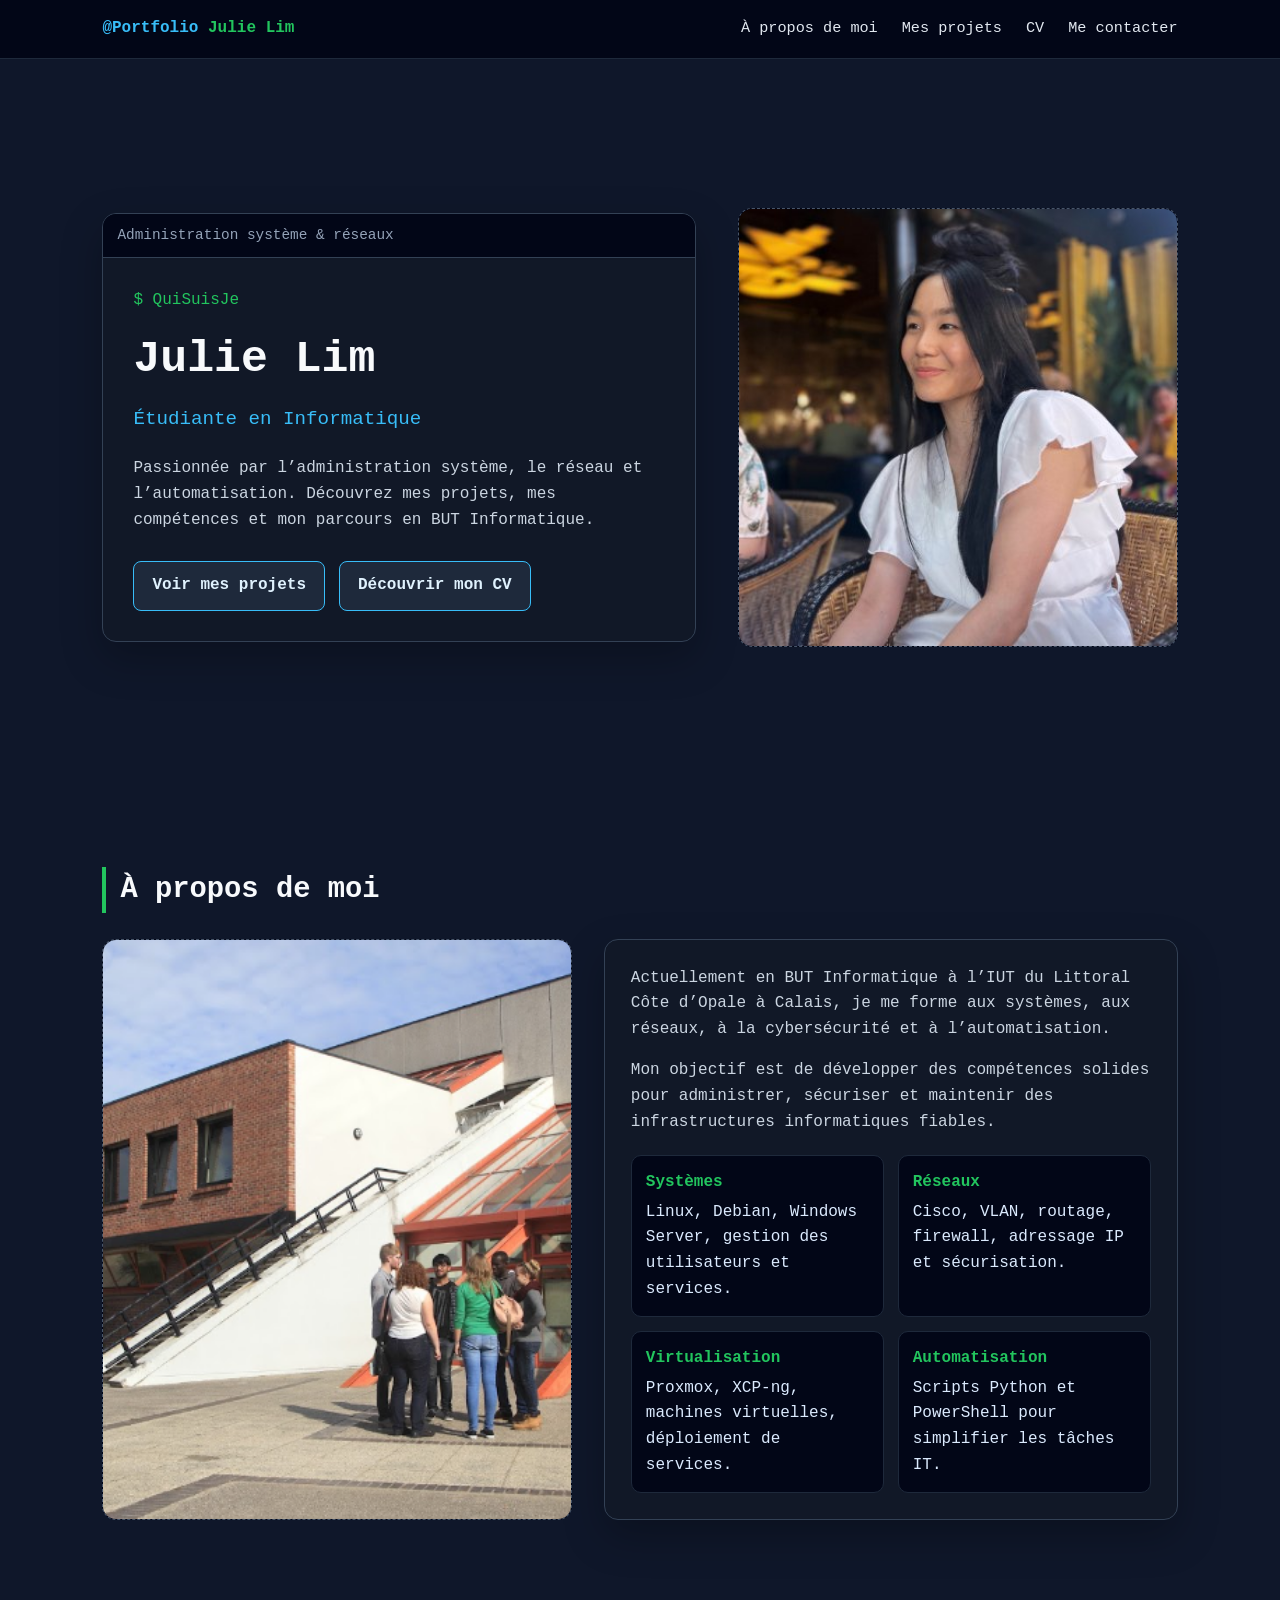
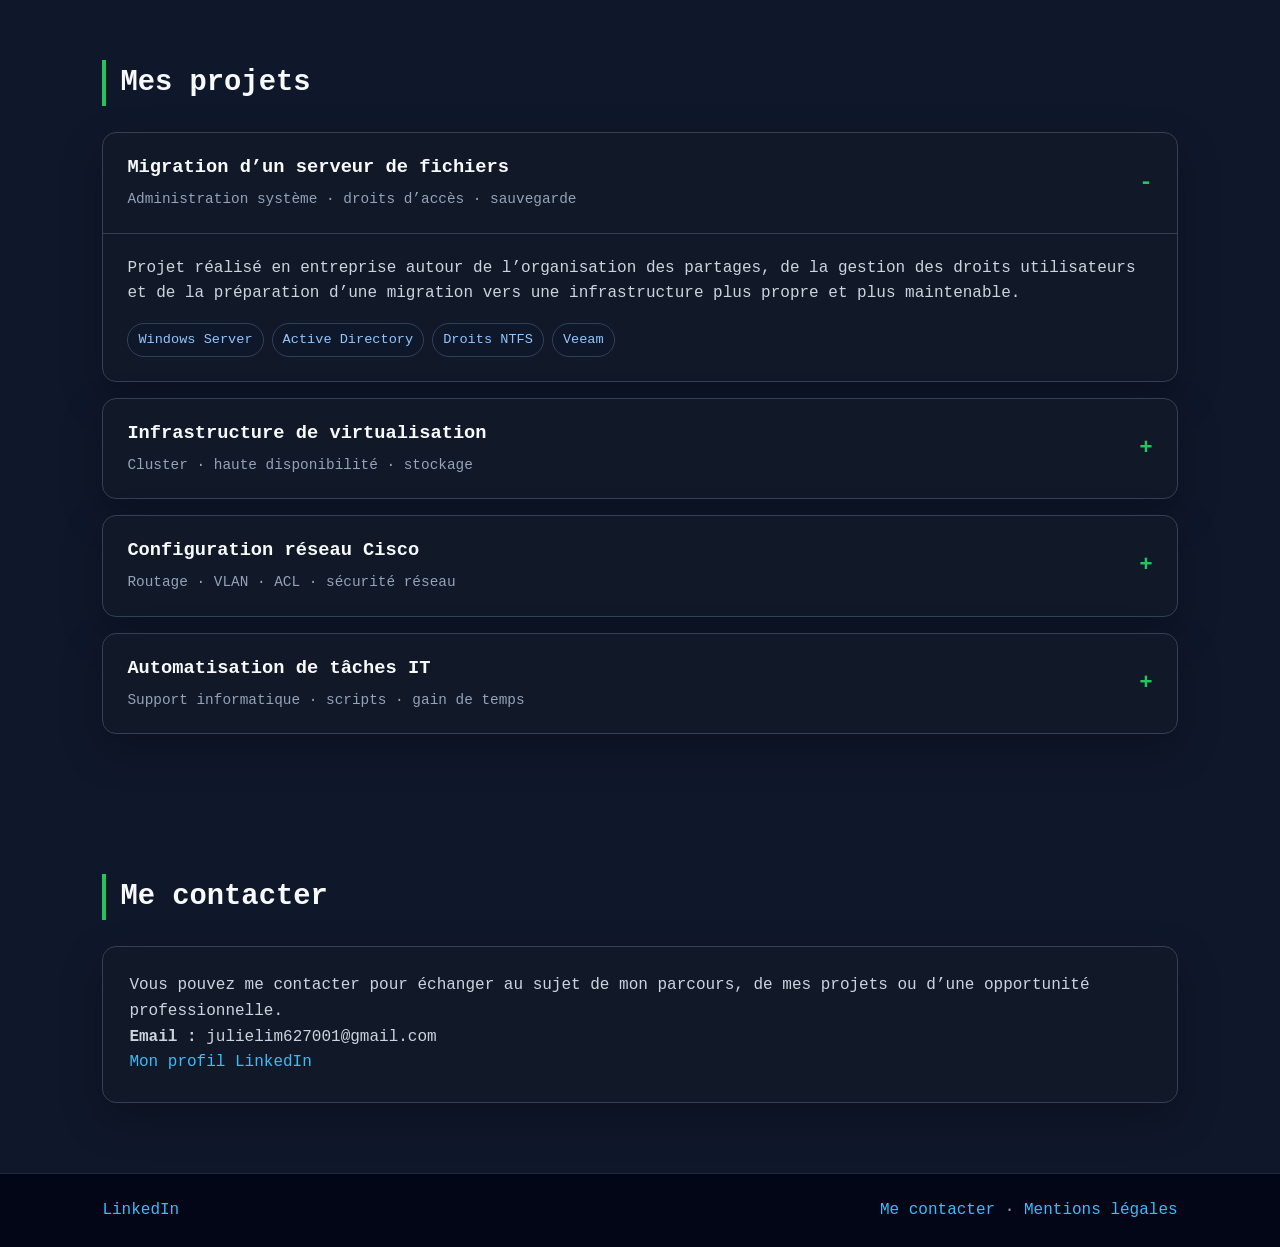
<file: index.html>
<!DOCTYPE html>
<html lang="fr">

<head>
    <meta charset="UTF-8" />
    <meta name="viewport" content="width=device-width, initial-scale=1.0" />
    <title>Portfolio - Julie Lim</title>
    <link rel="stylesheet" href="style.css" />
</head>

<body>
    <header>
        <nav>
            <a href="index.html" class="logo">Julie Lim</a>
            <ul class="nav-links">
                <li><a href="#apropos">À propos de moi</a></li>
                <li><a href="#projets">Mes projets</a></li>
                <li><a href="cv.html">CV</a></li>
                <li><a href="#contact">Me contacter</a></li>
            </ul>
        </nav>
    </header>

    <main>
        <section class="hero" id="accueil">
            <div class="terminal-card">
                <div class="terminal-bar">Administration système & réseaux</div>
                <div class="terminal-content">
                    <p class="command">$ QuiSuisJe</p>
                    <h1>Julie Lim</h1>
                    <p class="subtitle">Étudiante en Informatique</p>
                    <p class="intro">
                        Passionnée par l’administration système, le réseau et l’automatisation. Découvrez mes projets, mes compétences et mon parcours en BUT Informatique.
                    </p>
                    <div class="btn-row">
                        <a href="#projets" class="btn">Voir mes projets</a>
                        <a href="cv.html" class="btn">Découvrir mon CV</a>
                    </div>
                </div>
            </div>

            <div class="photo-box">
                <img src="moi.jpg" alt="Photo de Julie Lim">
            </div>
        </section>

        <section id="apropos">
            <h2 class="section-title">À propos de moi</h2>
            <div class="about-grid">
                <div class="photo-box">
                    <img src="iut.png" alt="IUT du Littoral Côte d’Opale">
                </div>

                <div class="panel">
                    <p>
                        Actuellement en BUT Informatique à l’IUT du Littoral Côte d’Opale à Calais, je me forme aux systèmes, aux réseaux, à la cybersécurité et à l’automatisation.
                    </p>

                    <p>
                        Mon objectif est de développer des compétences solides pour administrer, sécuriser et maintenir des infrastructures informatiques fiables.
                    </p>

                    <div class="skills">
                        <div class="skill">
                            <strong>Systèmes</strong> Linux, Debian, Windows Server, gestion des utilisateurs et services.
                        </div>
                        <div class="skill">
                            <strong>Réseaux</strong> Cisco, VLAN, routage, firewall, adressage IP et sécurisation.
                        </div>
                        <div class="skill">
                            <strong>Virtualisation</strong> Proxmox, XCP-ng, machines virtuelles, déploiement de services.
                        </div>
                        <div class="skill">
                            <strong>Automatisation</strong> Scripts Python et PowerShell pour simplifier les tâches IT.
                        </div>
                    </div>
                </div>
            </div>
        </section>

        <section id="projets">
            <h2 class="section-title">Mes projets</h2>

            <div class="projects-list">
                <details class="project-card" open>
                    <summary>
                        <div class="project-title">
                            <h3>Migration d’un serveur de fichiers</h3>
                            <span>Administration système · droits d’accès · sauvegarde</span>
                        </div>
                    </summary>
                    <div class="project-content">
                        <p>
                            Projet réalisé en entreprise autour de l’organisation des partages, de la gestion des droits utilisateurs et de la préparation d’une migration vers une infrastructure plus propre et plus maintenable.
                        </p>
                        <div class="tags">
                            <span class="tag">Windows Server</span>
                            <span class="tag">Active Directory</span>
                            <span class="tag">Droits NTFS</span>
                            <span class="tag">Veeam</span>
                        </div>
                    </div>
                </details>

                <details class="project-card">
                    <summary>
                        <div class="project-title">
                            <h3>Infrastructure de virtualisation</h3>
                            <span>Cluster · haute disponibilité · stockage</span>
                        </div>
                    </summary>
                    <div class="project-content">
                        <p>
                            Mise en place et étude d’une infrastructure de virtualisation avec plusieurs hôtes, dans le but de mieux comprendre la haute disponibilité, le stockage partagé et le déploiement de machines virtuelles.
                        </p>
                        <div class="tags">
                            <span class="tag">Proxmox</span>
                            <span class="tag">XCP-ng</span>
                            <span class="tag">Ceph</span>
                            <span class="tag">HA</span>
                        </div>
                    </div>
                </details>

                <details class="project-card">
                    <summary>
                        <div class="project-title">
                            <h3>Configuration réseau Cisco</h3>
                            <span>Routage · VLAN · ACL · sécurité réseau</span>
                        </div>
                    </summary>
                    <div class="project-content">
                        <p>
                            Travaux pratiques réalisés sur Packet Tracer autour de la configuration réseau : adressage IP, VLAN, routage dynamique, ACL et sécurisation des échanges entre différents segments du réseau.
                        </p>
                        <div class="tags">
                            <span class="tag">Cisco</span>
                            <span class="tag">Packet Tracer</span>
                            <span class="tag">VLAN</span>
                            <span class="tag">OSPF</span>
                            <span class="tag">ACL</span>
                        </div>
                    </div>
                </details>

                <details class="project-card">
                    <summary>
                        <div class="project-title">
                            <h3>Automatisation de tâches IT</h3>
                            <span>Support informatique · scripts · gain de temps</span>
                        </div>
                    </summary>
                    <div class="project-content">
                        <p>
                            Création de scripts pour automatiser certaines tâches répétitives, faciliter le support informatique et fiabiliser les actions d’administration sur des postes ou serveurs.
                        </p>
                        <div class="tags">
                            <span class="tag">Python</span>
                            <span class="tag">PowerShell</span>
                            <span class="tag">Support IT</span>
                            <span class="tag">Automatisation</span>
                        </div>
                    </div>
                </details>
            </div>
        </section>

        <section id="contact">
            <h2 class="section-title">Me contacter</h2>
            <div class="contact-box">
                <p>
                    Vous pouvez me contacter pour échanger au sujet de mon parcours, de mes projets ou d’une opportunité professionnelle.
                </p>
                <p><strong>Email :</strong> julielim627001@gmail.com</p>
                <a href="https://www.linkedin.com/in/julie-lim-b31261356/" target="_blank">
                    Mon profil LinkedIn
                </a>
            </div>
        </section>
    </main>

    <footer>
        <div>
            <a href="https://www.linkedin.com/in/julie-lim-b31261356/" target="_blank">
                LinkedIn
            </a>
        </div>
        <div>
            <a href="#contact">Me contacter</a> · <a href="mentions-legales.html">Mentions légales</a>
        </div>
    </footer>
</body>

</html>
</file>
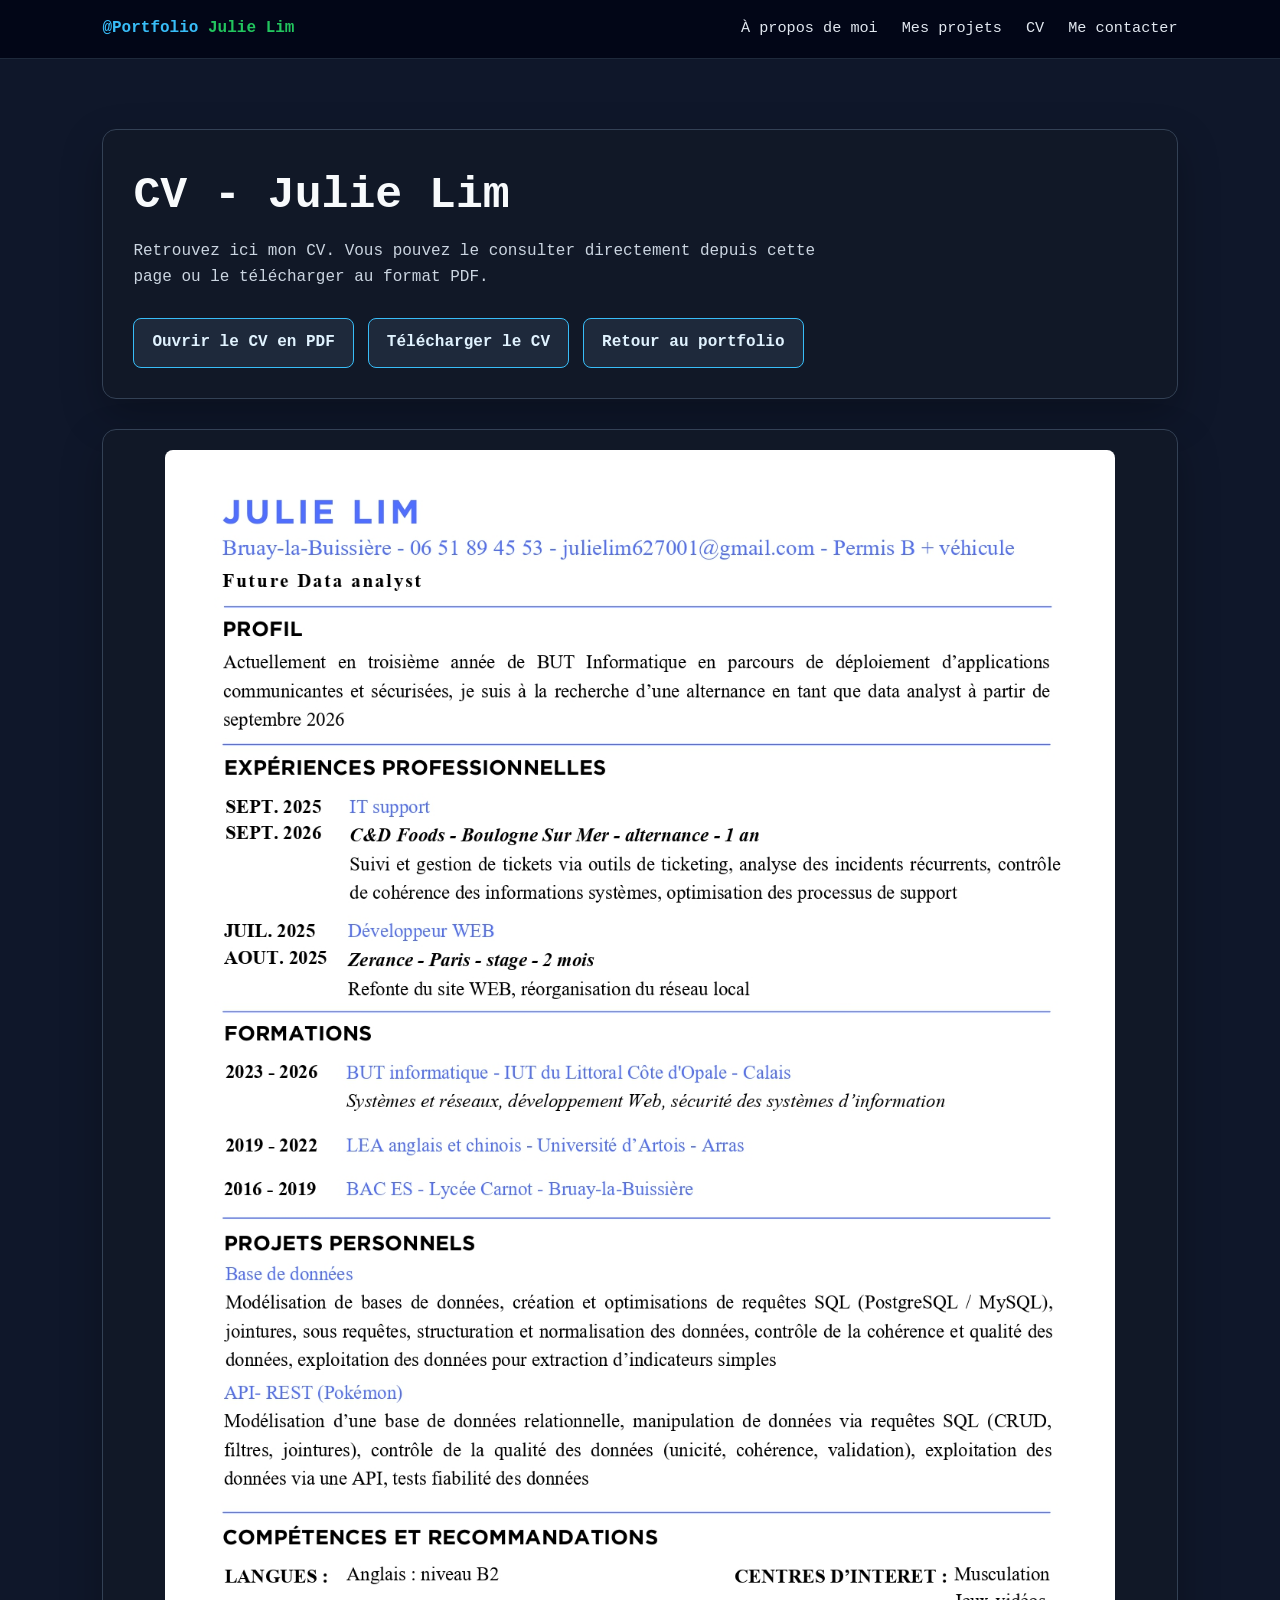
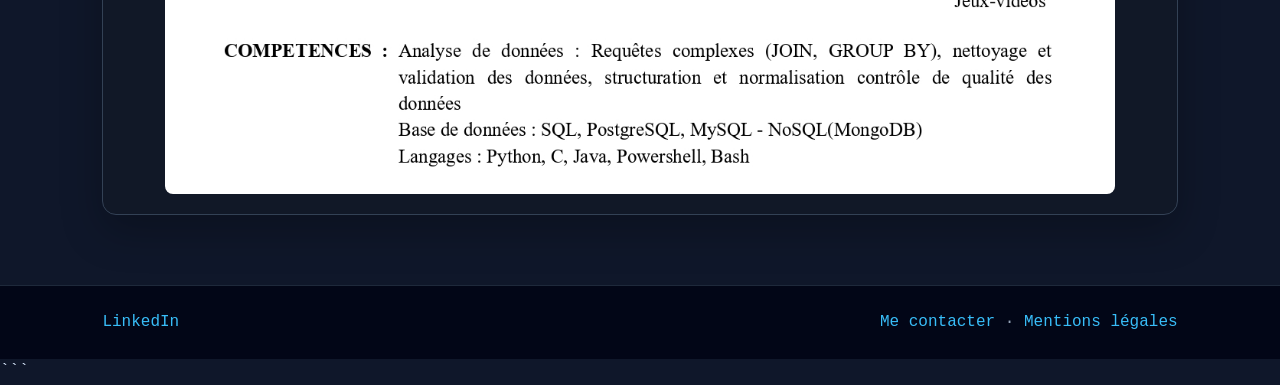
<file: cv.html>
<!DOCTYPE html>
<html lang="fr">

<head>
    <meta charset="UTF-8" />
    <meta name="viewport" content="width=device-width, initial-scale=1.0" />
    <title>CV - Julie Lim</title>
    <link rel="stylesheet" href="style.css" />
</head>

<body>
    <header>
        <nav>
            <a href="index.html" class="logo">Julie Lim</a>
            <ul class="nav-links">
                <li><a href="index.html#apropos">À propos de moi</a></li>
                <li><a href="index.html#projets">Mes projets</a></li>
                <li><a href="cv.html">CV</a></li>
                <li><a href="index.html#contact">Me contacter</a></li>
            </ul>
        </nav>
    </header>

    <main>
        <section class="cv-page">
            <div class="terminal-card">
                <div class="terminal-content">

                    <h1>CV - Julie Lim</h1>

                    <p class="intro">
                        Retrouvez ici mon CV. Vous pouvez le consulter directement depuis cette page ou le télécharger au format PDF.
                    </p>

                    <div class="btn-row">
                        <a href="cv_julie_lim.pdf" class="btn" target="_blank">
              Ouvrir le CV en PDF
            </a>

                        <a href="cv_julie_lim.pdf" class="btn" download>
              Télécharger le CV
            </a>

                        <a href="index.html" class="btn">
              Retour au portfolio
            </a>
                    </div>
                </div>
            </div>

            <div class="cv-image-box">
                <img src="cv_julie_lim.png" alt="CV de Julie Lim">
            </div>
        </section>
    </main>

    <footer>
        <div>
            <a href="https://www.linkedin.com/in/julie-lim-b31261356/" target="_blank">
        LinkedIn
      </a>
        </div>

        <div>
            <a href="index.html#contact">Me contacter</a> ·
            <a href="mentions-legales.html">Mentions légales</a>
        </div>
    </footer>
</body>

</html>
```
</file>
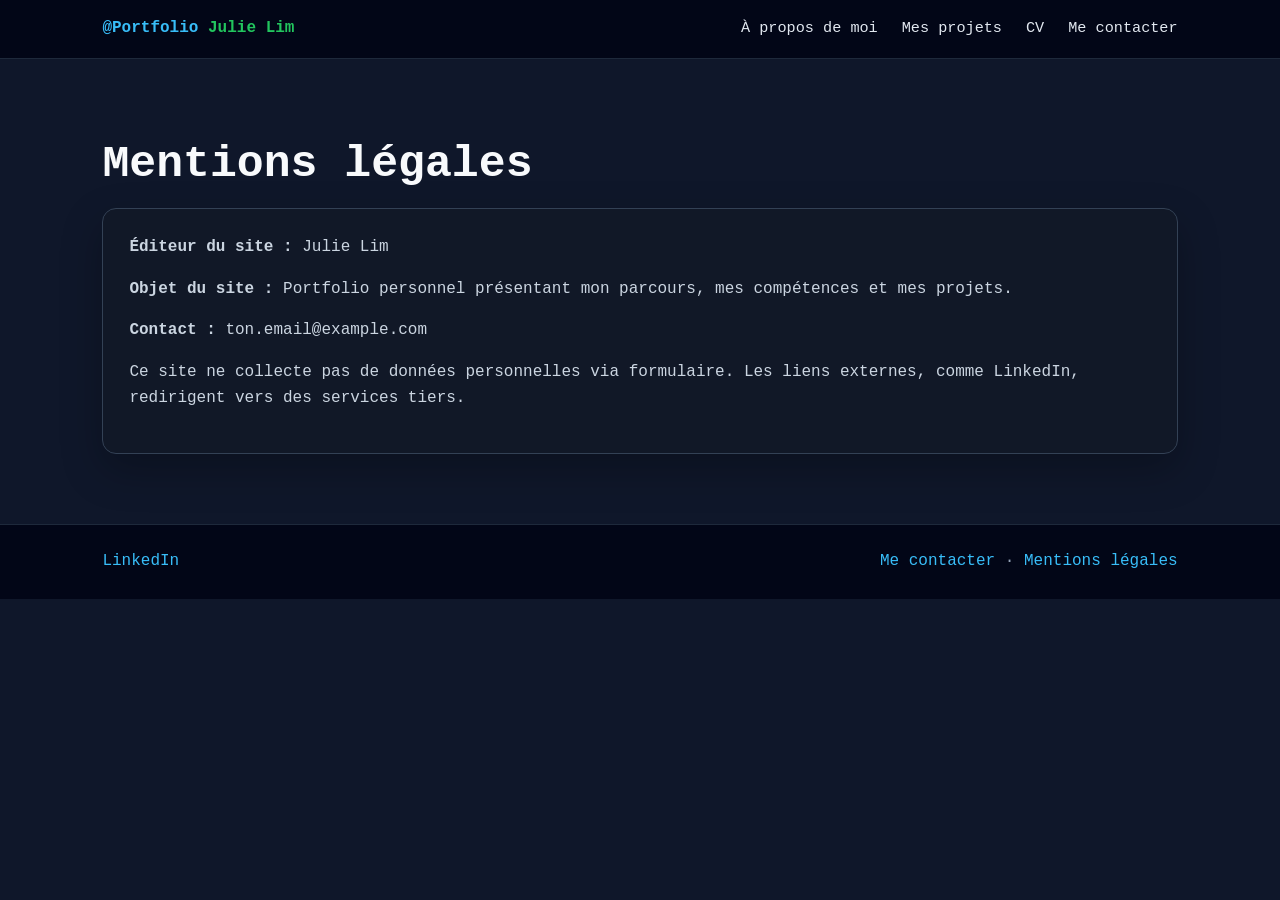
<file: mentions-legales.html>
<!DOCTYPE html>
<html lang="fr">
<head>
  <meta charset="UTF-8" />
  <meta name="viewport" content="width=device-width, initial-scale=1.0" />
  <title>Mentions légales - Julie Lim</title>
  <link rel="stylesheet" href="style.css" />
</head>
<body>
  <header>
    <nav>
      <a href="index.html" class="logo">Julie Lim</a>
      <ul class="nav-links">
        <li><a href="index.html#apropos">À propos de moi</a></li>
        <li><a href="index.html#projets">Mes projets</a></li>
        <li><a href="cv.html">CV</a></li>
        <li><a href="index.html#contact">Me contacter</a></li>
      </ul>
    </nav>
  </header>

  <main>
    <section>
      <h1>Mentions légales</h1>
      <div class="panel">
        <p><strong>Éditeur du site :</strong> Julie Lim</p>
        <p><strong>Objet du site :</strong> Portfolio personnel présentant mon parcours, mes compétences et mes projets.</p>
        <p><strong>Contact :</strong> ton.email@example.com</p>
        <p>
          Ce site ne collecte pas de données personnelles via formulaire.
          Les liens externes, comme LinkedIn, redirigent vers des services tiers.
        </p>
      </div>
    </section>
  </main>

  <footer>
    <div>
      <a href="#" target="_blank">LinkedIn</a>
    </div>
    <div>
      <a href="index.html#contact">Me contacter</a> · <a href="mentions-legales.html">Mentions légales</a>
    </div>
  </footer>
</body>
</html>
</file>
<file: style.css>
* {
    margin: 0;
    padding: 0;
    box-sizing: border-box;
}

html {
    scroll-behavior: smooth;
}

body {
    font-family: Consolas, Monaco, "Courier New", monospace;
    background: #0f172a;
    color: #dbeafe;
    line-height: 1.6;
}

a {
    color: #38bdf8;
    text-decoration: none;
}

a:hover {
    text-decoration: underline;
}

header {
    background: #020617;
    border-bottom: 1px solid #1e293b;
    padding: 16px 8%;
    position: sticky;
    top: 0;
    z-index: 10;
}

nav {
    display: flex;
    justify-content: space-between;
    align-items: center;
    gap: 20px;
}

.logo {
    color: #22c55e;
    font-weight: bold;
}

.logo::before {
    content: "@Portfolio ";
    color: #38bdf8;
}

.nav-links {
    display: flex;
    gap: 24px;
    list-style: none;
}

.nav-links a {
    color: #e2e8f0;
    font-size: 0.95rem;
}

section {
    padding: 70px 8%;
}

.hero {
    min-height: 82vh;
    display: grid;
    grid-template-columns: 1.15fr 0.85fr;
    align-items: center;
    gap: 42px;
}

.terminal-card,
.panel,
.project-card,
.contact-box {
    background: #111827;
    border: 1px solid #334155;
    border-radius: 14px;
    box-shadow: 0 16px 40px rgba(0, 0, 0, 0.25);
}

.terminal-card {
    overflow: hidden;
}

.terminal-bar {
    background: #020617;
    border-bottom: 1px solid #334155;
    padding: 10px 14px;
    color: #94a3b8;
    font-size: 0.9rem;
}

.terminal-content {
    padding: 30px;
}

.command {
    color: #22c55e;
    margin-bottom: 10px;
}

h1 {
    color: #f8fafc;
    font-size: 2.8rem;
    margin-bottom: 8px;
}

.subtitle {
    color: #38bdf8;
    font-size: 1.2rem;
    margin-bottom: 22px;
}

.intro {
    color: #cbd5e1;
    max-width: 720px;
    margin-bottom: 28px;
}

.btn-row {
    display: flex;
    gap: 14px;
    flex-wrap: wrap;
}

.btn {
    display: inline-block;
    background: #1e293b;
    color: #e0f2fe;
    padding: 11px 18px;
    border-radius: 8px;
    border: 1px solid #38bdf8;
    font-weight: bold;
}

.btn:hover {
    background: #0f172a;
    text-decoration: none;
}

.photo-box {
    min-height: 350px;
    border: 1px dashed #475569;
    border-radius: 14px;
    display: flex;
    align-items: center;
    justify-content: center;
    text-align: center;
    color: #94a3b8;
    padding: 0;
    background: #020617;
    overflow: hidden;
}

.photo-box img {
    width: 100%;
    height: 100%;
    min-height: 350px;
    object-fit: cover;
    display: block;
}

.section-title {
    color: #f8fafc;
    font-size: 1.8rem;
    margin-bottom: 26px;
    border-left: 4px solid #22c55e;
    padding-left: 14px;
}

.about-grid {
    display: grid;
    grid-template-columns: 0.9fr 1.1fr;
    gap: 32px;
    align-items: stretch;
}

.panel {
    padding: 26px;
}

.panel p {
    color: #cbd5e1;
    margin-bottom: 16px;
}

.skills {
    display: grid;
    grid-template-columns: repeat(auto-fit, minmax(220px, 1fr));
    gap: 14px;
    margin-top: 20px;
}

.skill {
    background: #020617;
    border: 1px solid #1e293b;
    padding: 14px;
    border-radius: 10px;
    color: #dbeafe;
}

.skill strong {
    color: #22c55e;
    display: block;
    margin-bottom: 4px;
}

.projects-list {
    display: grid;
    gap: 16px;
}

details.project-card {
    padding: 0;
    overflow: hidden;
}

summary {
    cursor: pointer;
    padding: 20px 24px;
    list-style: none;
    display: flex;
    justify-content: space-between;
    align-items: center;
    gap: 16px;
}

summary::-webkit-details-marker {
    display: none;
}

summary::after {
    content: "+";
    color: #22c55e;
    font-size: 1.4rem;
    font-weight: bold;
}

details[open] summary::after {
    content: "-";
}

.project-title h3 {
    color: #f8fafc;
    margin-bottom: 4px;
}

.project-title span {
    color: #94a3b8;
    font-size: 0.9rem;
}

.project-content {
    border-top: 1px solid #334155;
    padding: 22px 24px 24px;
    color: #cbd5e1;
}

.tags {
    margin-top: 16px;
    display: flex;
    flex-wrap: wrap;
    gap: 8px;
}

.tag {
    background: #0f172a;
    border: 1px solid #334155;
    color: #93c5fd;
    padding: 5px 10px;
    border-radius: 999px;
    font-size: 0.85rem;
}

.contact-box {
    padding: 26px;
    color: #cbd5e1;
}

.cv-page {
    display: grid;
    gap: 30px;
}

.cv-image-box {
    background: #111827;
    border: 1px solid #334155;
    border-radius: 14px;
    padding: 20px;
    box-shadow: 0 16px 40px rgba(0, 0, 0, 0.25);
    display: flex;
    justify-content: center;
}

.cv-image-box img {
    width: 100%;
    max-width: 950px;
    height: auto;
    border-radius: 8px;
    display: block;
}

footer {
    background: #020617;
    border-top: 1px solid #1e293b;
    padding: 24px 8%;
    display: flex;
    justify-content: space-between;
    gap: 20px;
    flex-wrap: wrap;
    color: #94a3b8;
}

@media (max-width: 850px) {
    nav,
    .nav-links,
    footer {
        flex-direction: column;
        align-items: flex-start;
    }
    .hero,
    .about-grid {
        grid-template-columns: 1fr;
    }
    h1 {
        font-size: 2.2rem;
    }
    .cv-viewer {
        height: 600px;
    }
}
</file>
